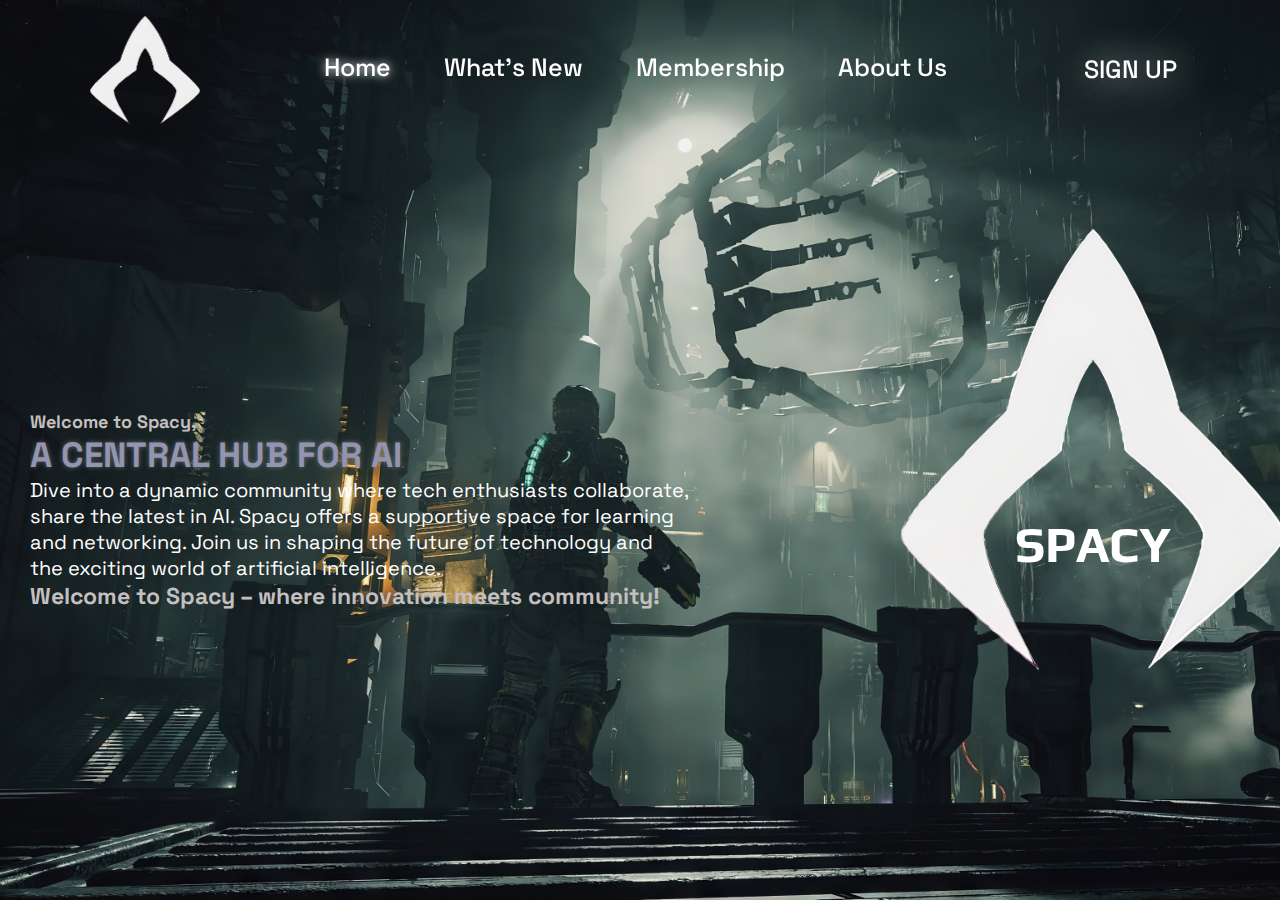
<file: html/index.html>
<!DOCTYPE html>
<html lang="en">
<head>
    <meta charset="UTF-8">
    <meta name="viewport" content="width=device-width, initial-scale=1.0">

    <link rel="preconnect" href="https://fonts.googleapis.com">
    <link rel="preconnect" href="https://fonts.gstatic.com" crossorigin>
    <link href="https://fonts.googleapis.com/css2?family=Lexend:wght@100..900&family=Nunito:ital,wght@0,500;0,700;1,300;1,400;1,800&family=Orbitron:wght@400..900&family=Oswald:wght@200..700&family=Silkscreen:wght@400;700&family=Space+Grotesk:wght@300..700&display=swap" rel="stylesheet">
    <link href="https://fonts.googleapis.com/css2?family=Lexend:wght@100..900&family=Nunito:ital,wght@0,500;0,700;1,300;1,400;1,800&family=Orbitron:wght@400..900&family=Oswald:wght@200..700&family=Play:wght@400;700&family=Silkscreen:wght@400;700&family=Space+Grotesk:wght@300..700&display=swap" rel="stylesheet">
    <link rel="icon" type="image/x-icon" href="../img/logo.png">
    <link rel="stylesheet" href="../css/index.css">

    <title>Spacey - Home</title>
</head>

<body>
    <header class="header">
        <a href="#" class="logo">
            <img src="../img/logo.png" alt="Spacey Logo"">
        </a>

        <nav class="navbar">
            <a class="Voila" href="../html/index.html">Home</a>
            <a href="../html/what's new.html">What's New</a>
            <a href="../html/Maps.html">Membership</a>
            <a href="../html/about us.html">About Us</a>
        </nav>

        <div class="icons">
            <div class="cn">
                <a href="../html/login.html">SIGN UP</a>
        </div>
    </header>

    <section>
        <div class="side">
            <img class="logo-container" src="../img/logo.png" alt="">
                <h1>SPACY</h1>
        </div>
    </section>

    <section class="informations">
        <h4>Welcome to Spacy,</h4>
        <h1 class="animated-text">A CENTRAL HUB FOR AI  </h1>
        <p>Dive into a dynamic community where tech enthusiasts collaborate, 
            <br>share the latest in AI. 
            Spacy offers a supportive space for learning <br>and networking.
            Join us in shaping the future of technology and <br>
            the exciting world of artificial intelligence. 
            <h4 class="second-h4">Welcome to Spacy – where innovation meets community!</h4></p>
    </section>


    <script>
        document.addEventListener("DOMContentLoaded", function () {
            document.body.classList.remove("glitch");
        });
    </script>
</body>
</html>
</file>
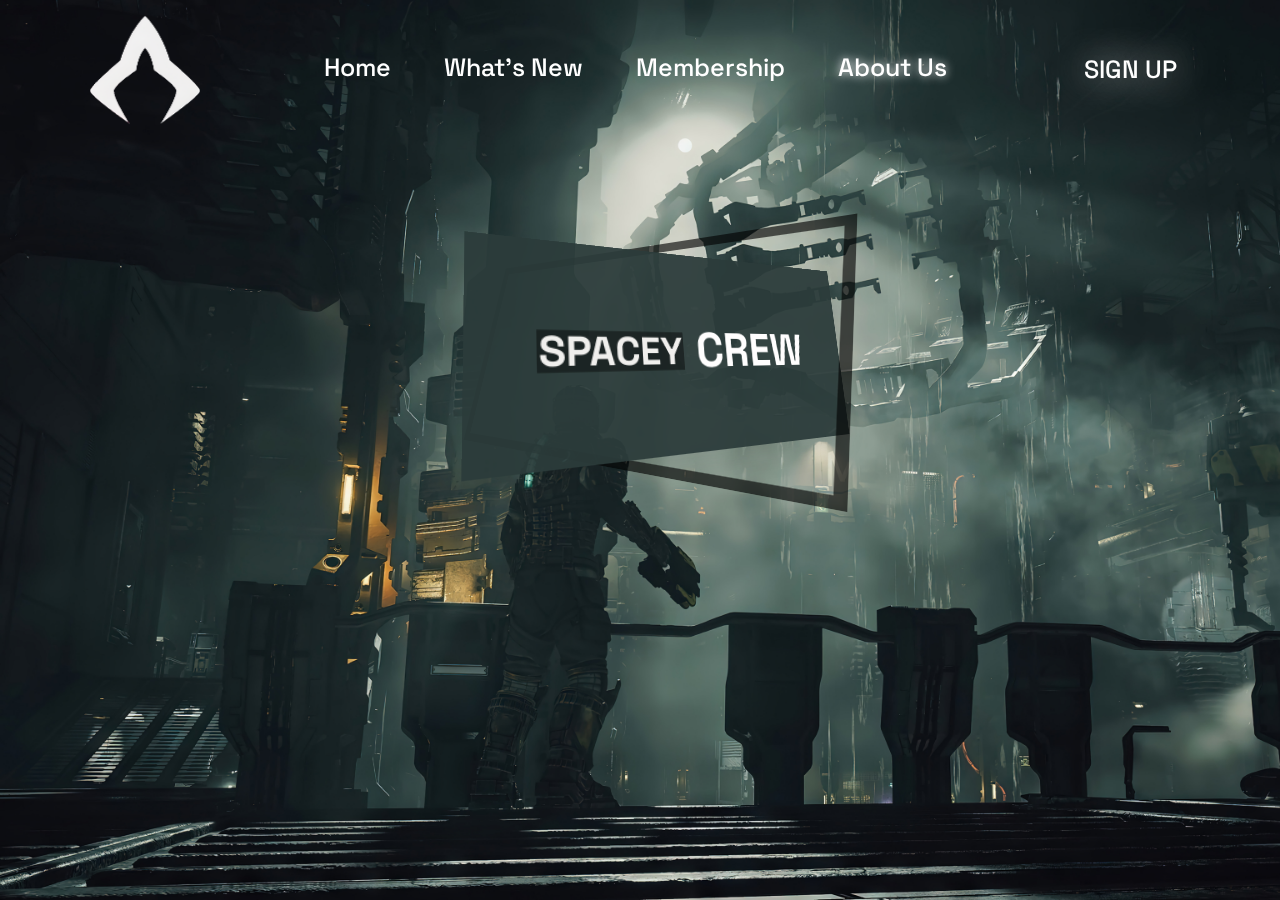
<file: html/about us.html>
<!DOCTYPE html>
<html lang="en">
<head>
    <meta charset="UTF-8">
    <meta name="viewport" content="width=device-width, initial-scale=1.0">


    <link rel="preconnect" href="https://fonts.googleapis.com">
    <link rel="preconnect" href="https://fonts.gstatic.com" crossorigin>
    <link href="https://fonts.googleapis.com/css2?family=Lexend:wght@100..900&family=Nunito:ital,wght@0,500;0,700;1,300;1,400;1,800&family=Orbitron:wght@400..900&family=Oswald:wght@200..700&family=Silkscreen:wght@400;700&family=Space+Grotesk:wght@300..700&display=swap" rel="stylesheet">
    <link href="https://fonts.googleapis.com/css2?family=Lexend:wght@100..900&family=Nunito:ital,wght@0,500;0,700;1,300;1,400;1,800&family=Orbitron:wght@400..900&family=Oswald:wght@200..700&family=Play:wght@400;700&family=Silkscreen:wght@400;700&family=Space+Grotesk:wght@300..700&display=swap" rel="stylesheet">
    <link rel="icon" type="image/x-icon" href="../img/logo.png">
    <link rel="stylesheet" href="../css/About us.css">
    <title>Spacey - About Us</title>
</head>

<body>
    <header class="header">
        <a href="../html/index.html" class="logo">
            <img src="../img/logo.png" alt="Spacey Logo"">
        </a>

        <nav class="navbar">
            <a  href="../html/index.html">Home</a>
            <a href="../html/what's new.html">What's New</a>
            <a href="../html/Maps.html">Membership</a>
            <a class="Voila" href="../html/about us.html">About Us</a>
        </nav>

        <div class="icons">
            <div class="cn">
                <a href="../html/login.html">SIGN UP</a>
        </div>
    </header>

<section class="all">
    <div class="wrapper">
        <div class="card">
          <h1>
            <span class="enclosed">SPACEY</span> CREW
          </h1>
        </div>
      </div>
      </div>
</section>
</body>
</html>
</file>
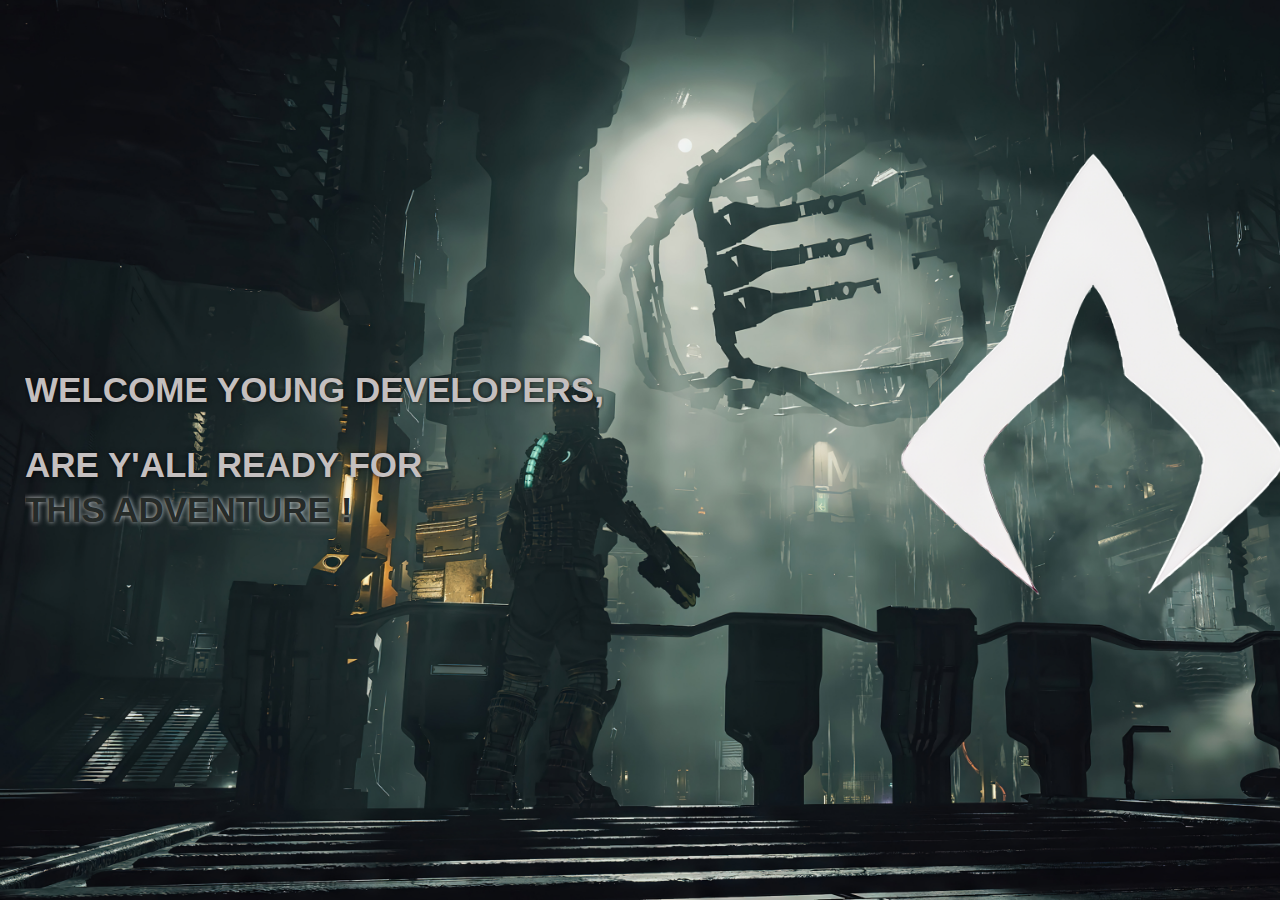
<file: html/landing page.html>
<!DOCTYPE html>
<html lang="en">
<head>
    <meta charset="UTF-8">
    <meta name="viewport" content="width=device-width, initial-scale=1.0">
    <link rel="icon" type="image/x-icon" href="../img/logo.png">
    <link rel="stylesheet" href="../css/landing page.css">
    <title>Landing spacy</title>
</head>

<body>
    <div class="landing-page">
        <div class="logo-container">
            <img src="../img/logo.png" alt="Your Logo">
            <div class="opening">
                <p>WELCOME YOUNG DEVELOPERS,</p>
                <p>
                    ARE Y'ALL READY FOR 
                </p>
                <p class="hover">THIS ADVENTURE !</p>

            </div>
        </div>
        
        <script>
            // Wait for the page to load
            document.addEventListener("DOMContentLoaded", function () {
                // Set a timeout to redirect after 8 seconds
                setTimeout(function () {
                    window.location.href = "index.html"; // Replace with the actual filename or path of your index.html
                }, 8000); // 5000 milliseconds = 5 seconds
            });
        </script>

        <script>
            document.addEventListener("DOMContentLoaded", function () {
            document.body.classList.remove("move-logo");
            });
        </script>

<script src="../Js/landing.js"></script>
</body>
</html>
</file>
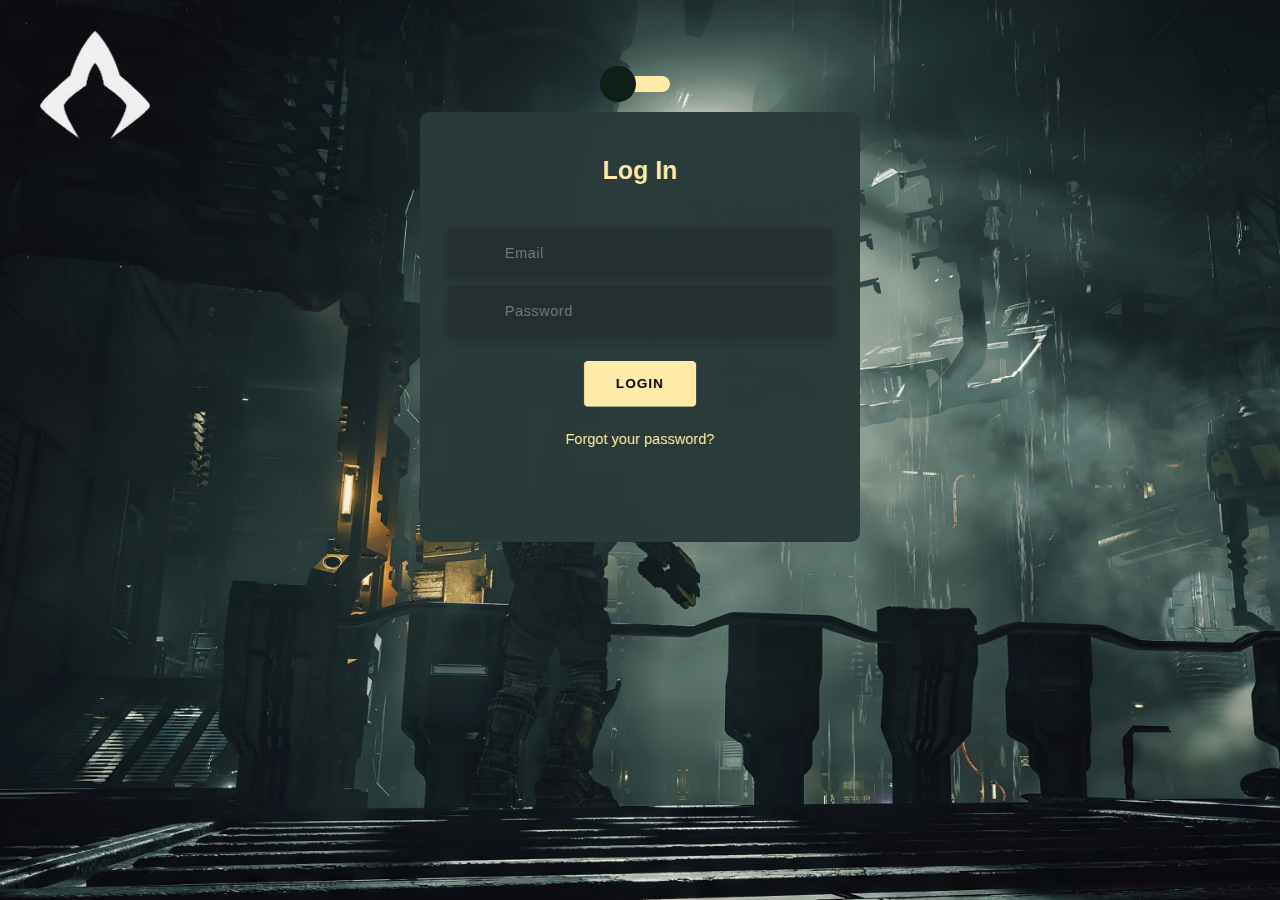
<file: html/login.html>
<!DOCTYPE html>
<html lang="en">
<head>
    <meta charset="UTF-8">
    <meta name="viewport" content="width=device-width, initial-scale=1.0">


    <link rel="preconnect" href="https://fonts.googleapis.com">
    <link rel="preconnect" href="https://fonts.gstatic.com" crossorigin>
    <link href="https://fonts.googleapis.com/css2?family=Lexend:wght@100..900&family=Nunito:ital,wght@0,500;0,700;1,300;1,400;1,800&family=Orbitron:wght@400..900&family=Oswald:wght@200..700&family=Silkscreen:wght@400;700&family=Space+Grotesk:wght@300..700&display=swap" rel="stylesheet">
    <link href="https://fonts.googleapis.com/css2?family=Lexend:wght@100..900&family=Nunito:ital,wght@0,500;0,700;1,300;1,400;1,800&family=Orbitron:wght@400..900&family=Oswald:wght@200..700&family=Play:wght@400;700&family=Silkscreen:wght@400;700&family=Space+Grotesk:wght@300..700&display=swap" rel="stylesheet">

    <link rel="stylesheet" href="https://unicons.iconscout.com/release/v2.1.9/css/unicons.css">
    <link rel="stylesheet" href="https://cdnjs.cloudflare.com/ajax/libs/twitter-bootstrap/4.5.0/css/bootstrap.min.css">
    <link rel="icon" type="image/x-icon" href="../img/logo.png">
    <link rel="stylesheet" href="../css/login.css">
    <title>Spacey - Sign Up</title>
</head>

<body>

    <header class="header">
        <a href="../html/index.html">
            <img class="back-button" src="../img/logo.png" alt="Spacey Logo"">
        </a>


	<div class="section">
		<div class="container">
			<div class="row full-height justify-content-center">
				<div class="col-12 text-center align-self-center py-5">
					<div class="section pb-5 pt-5 pt-sm-2 text-center">
			          	<input class="checkbox" type="checkbox" id="reg-log" name="reg-log"/>
			          	<label for="reg-log"></label>
						<div class="card-3d-wrap mx-auto">
							<div class="card-3d-wrapper">
								<div class="card-front">
									<div class="center-wrap">
										<div class="section text-center">
											<h4 class="mb-4 pb-3">Log In</h4>
											<div class="form-group">
												<input type="email" class="form-style" placeholder="Email">
												<i class="input-icon uil uil-at"></i>
											</div>	
											<div class="form-group mt-2">
												<input type="password" class="form-style" placeholder="Password">
												<i class="input-icon uil uil-lock-alt"></i>
											</div>
											<a href="Afterloginin.html" class="btn mt-4">Login</a>
                      <p class="mb-0 mt-4 text-center"><a href="Afterloginin.html" class="link">Forgot your password?</a></p>
				      					</div>
			      					</div>
			      				</div>
								<div class="card-back">
									<div class="center-wrap">
										<div class="section text-center">
											<h4 class="mb-3 pb-3">Sign Up</h4>
											<div class="form-group">
												<input type="text" class="form-style" placeholder="Full Name">
												<i class="input-icon uil uil-user"></i>
											</div>	
											<div class="form-group mt-2">
												<input type="tel" class="form-style" placeholder="Phone Number">
												<i class="input-icon uil uil-phone"></i>
											</div>	
                      <div class="form-group mt-2">
												<input type="email" class="form-style" placeholder="Email">
												<i class="input-icon uil uil-at"></i>
											</div>
											<div class="form-group mt-2">
												<input type="password" class="form-style" placeholder="Password">
												<i class="input-icon uil uil-lock-alt"></i>
											</div>
											<a href="Afterloginin.html" class="btn mt-4">Register</a>
				      					</div>
			      					</div>
			      				</div>
			      			</div>
			      		</div>
			      	</div>
		      	</div>
	      	</div>
	    </div>
	</div>

</body>
</html>
</file>
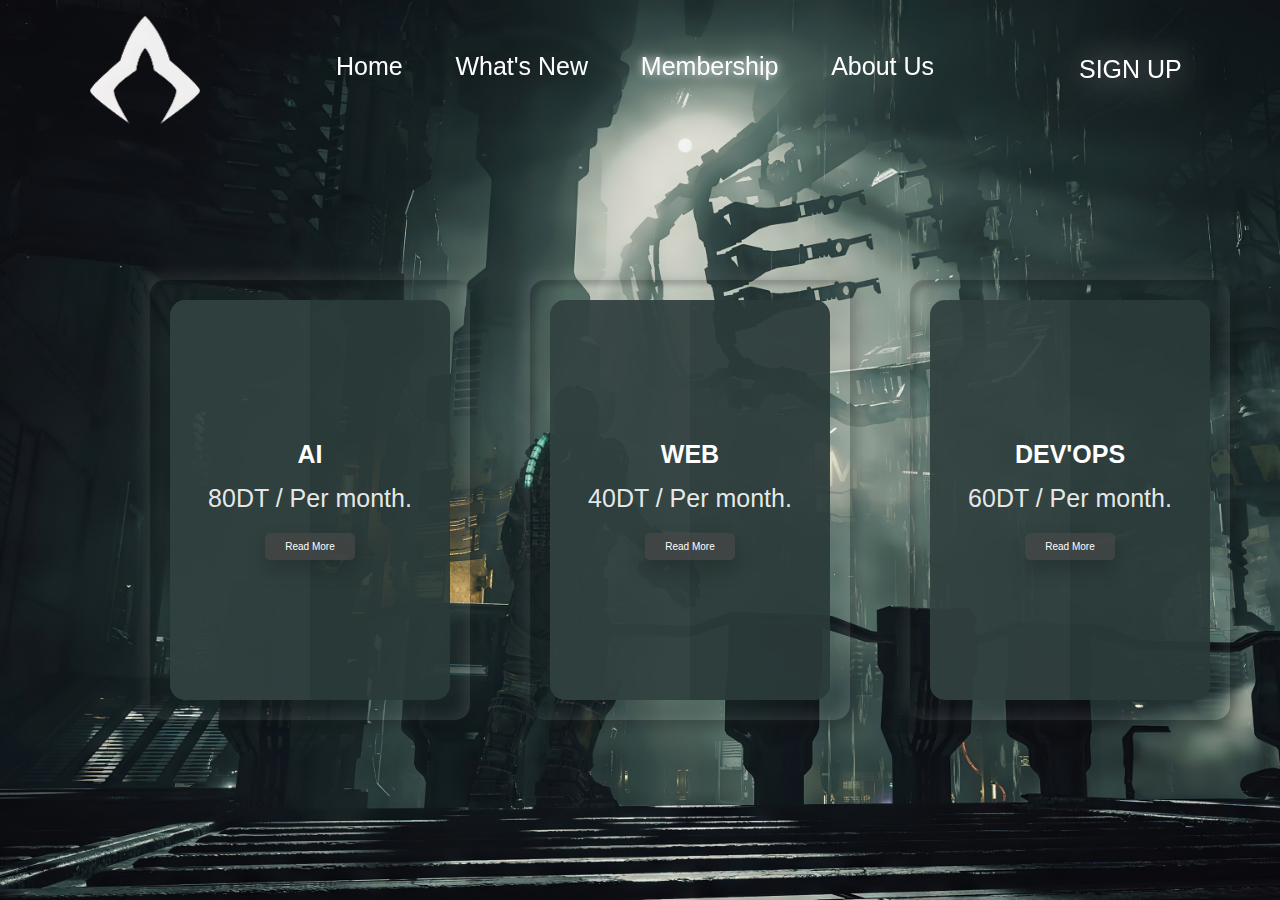
<file: html/Maps.html>
<!DOCTYPE html>
<html lang="en">
<head>
    <meta charset="UTF-8">
    <meta name="viewport" content="width=device-width, initial-scale=1.0">


    <link rel="preconnect" href="https://fonts.googleapis.com">
    <link rel="preconnect" href="https://fonts.gstatic.com" crossorigin>
    <link href="https://fonts.googleapis.com/css2?family=Lexend:wght@100..900&family=Nunito:ital,wght@0,500;0,700;1,300;1,400;1,800&family=Orbitron:wght@400..900&family=Oswald:wght@200..700&family=Silkscreen:wght@400;700&family=Space+Grotesk:wght@300..700&display=swap" rel="stylesheet">
    <link href="https://fonts.googleapis.com/css2?family=Lexend:wght@100..900&family=Nunito:ital,wght@0,500;0,700;1,300;1,400;1,800&family=Orbitron:wght@400..900&family=Oswald:wght@200..700&family=Play:wght@400;700&family=Silkscreen:wght@400;700&family=Space+Grotesk:wght@300..700&display=swap" rel="stylesheet">
    <link rel="icon" type="image/x-icon" href="../img/logo.png">
    <link rel="stylesheet" href="../css/Maps.css">
    <title>Spacey - Maps</title>
</head>

<body>
    <header class="header">
        <a href="../html/index.html" class="logo">
            <img src="../img/logo.png" alt="Spacey Logo"">
        </a>

        <nav class="navbar">
            <a  href="../html/index.html">Home</a>
            <a href="../html/what's new.html">What's New</a>
            <a class="Voila" href="../html/Maps.html">Membership</a>
            <a href="../html/about us.html">About Us</a>
        </nav>

        <div class="icons">
            <div class="cn">
                <a href="../html/login.html">SIGN UP</a>
        </div>
    </header>

<section class="all">
    <div class="container">
        <div class="card">
          <div class="box">
            <div class="content">
              <h3>AI</h3>
              <p>80DT / Per month.</p>
              <a href="#">Read More</a>
            </div>
          </div>
        </div>
      
        <div class="card">
          <div class="box">
            <div class="content">
              <h3>WEB</h3>
              <p>40DT / Per month.</p>
              <a href="#">Read More</a>
            </div>
          </div>
        </div>
      
        <div class="card">
          <div class="box">
            <div class="content">
              <h3>DEV'OPS</h3>
              <p>60DT / Per month.</p>
              <a href="#">Read More</a>
            </div>
          </div>
        </div>
      </div>
</section>

    </body>

</body>
</html>
</file>
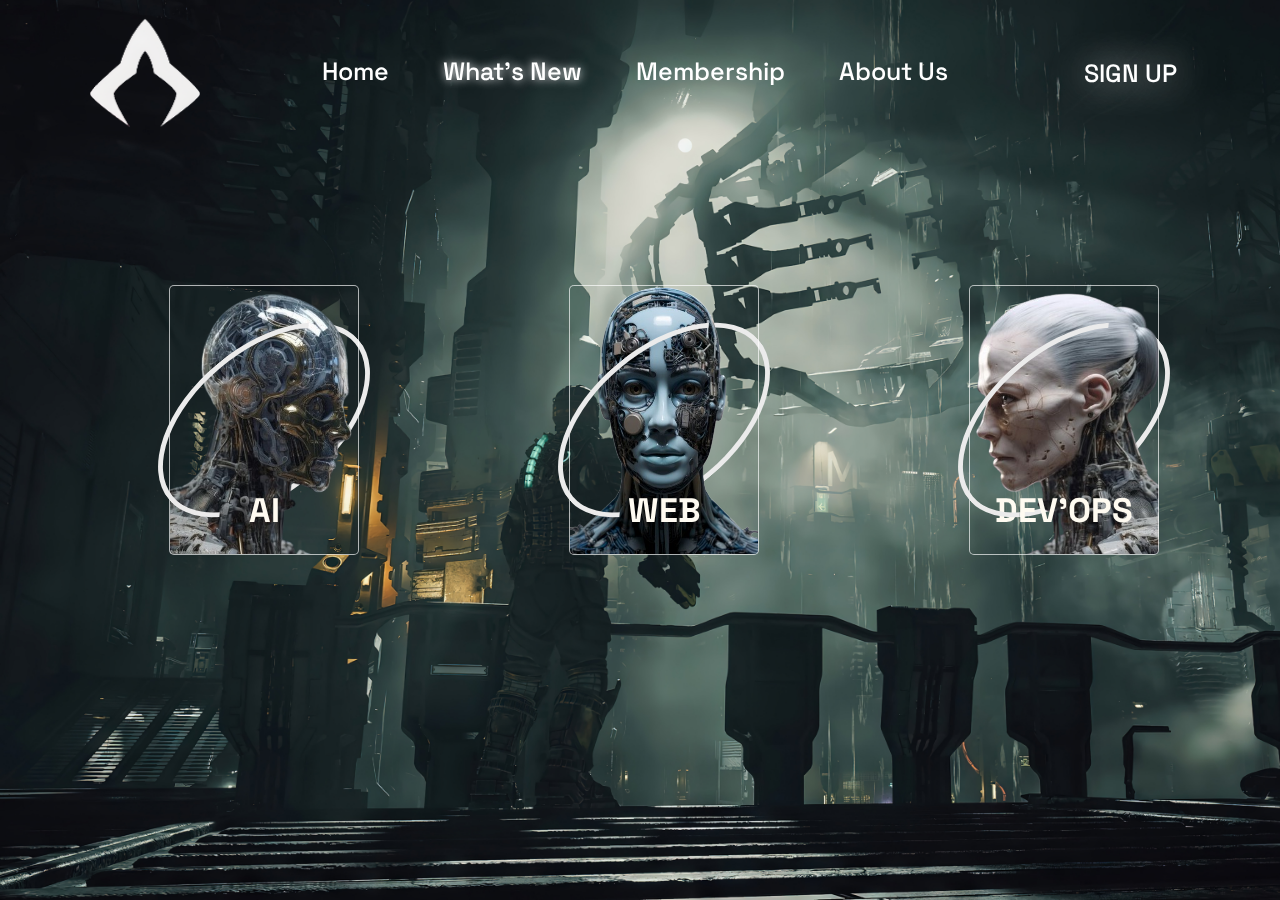
<file: html/what's new.html>
<!DOCTYPE html>
<html lang="en">
<head>
    <meta charset="UTF-8">
    <meta name="viewport" content="width=device-width, initial-scale=1.0">


    <link rel="preconnect" href="https://fonts.googleapis.com">
    <link rel="preconnect" href="https://fonts.gstatic.com" crossorigin>
    <link href="https://fonts.googleapis.com/css2?family=Lexend:wght@100..900&family=Nunito:ital,wght@0,500;0,700;1,300;1,400;1,800&family=Orbitron:wght@400..900&family=Oswald:wght@200..700&family=Silkscreen:wght@400;700&family=Space+Grotesk:wght@300..700&display=swap" rel="stylesheet">
    <link href="https://fonts.googleapis.com/css2?family=Lexend:wght@100..900&family=Nunito:ital,wght@0,500;0,700;1,300;1,400;1,800&family=Orbitron:wght@400..900&family=Oswald:wght@200..700&family=Play:wght@400;700&family=Silkscreen:wght@400;700&family=Space+Grotesk:wght@300..700&display=swap" rel="stylesheet">
    <link rel="icon" type="image/x-icon" href="../img/logo.png">
    <link rel="stylesheet" href="../css/What's new.css">
    <title>Spacey - What's new</title>
</head>

<body>
    <header class="header">
        <a href="../html/index.html" class="logo">
            <img src="../img/logo.png" alt="Spacey Logo"">
        </a>

        <nav class="navbar">
            <a  href="../html/index.html">Home</a>
            <a class="Voila" href="../html/what's new.html">What's New</a>
            <a href="../html/Maps.html">Membership</a>
            <a href="../html/about us.html">About Us</a>
        </nav>

        <div class="icons">
            <div class="cn">
                <a href="../html/login.html">SIGN UP</a>
        </div>
    </header>

<section class="cards">
    <div class="container">
        <a href="https://dailyai.com/?gclid=CjwKCAiA8NKtBhBtEiwAq5aX2Ca1SKtsDoG2qvVgXRc2e5NhMd72rzzLIg50CTRQ6S2LgVIRJp-uxhoCXNAQAvD_BwE" class="panel">
          <div class="ring">
            <div class="card card1"></div>
            <div class="border">
              <p class="title">AI</p>
              <div class="slide">
                <h6 class="para">Latest AI news</h6>
              </div>
            </div>
          </div>
        </a>

        <a href="https://www.wired.com/tag/the-web/" class="panel">
          <div class="ring">
            <div class="card card2"></div>
            <div class="border">
              <p class="title">WEB</p>
              <div class="slide">
                <h6 class="para">Latest WEB news</h6>
              </div>
            </div>
          </div>
        </a>

        <a href="https://www.techerati.com/press-releases/category/devops/" class="panel">
          <div class="ring">
            <div class="card card3"></div>
            <div class="border">
              <p class="title">DEV'OPS</p>
              <div class="slide">
                <h6 class="para">Latest Dev'Ops news</h6>
            </div>
          </div>
        </div>
      </a>

    </section>

</body>
</html>
</file>
<file: css/index.css>
@import url('https://fonts.googleapis.com/css2?family=Lexend:wght@100..900&family=Nunito:ital,wght@0,500;0,700;1,300;1,400;1,800&family=Orbitron:wght@400..900&family=Oswald:wght@200..700&family=Silkscreen:wght@400;700&family=Space+Grotesk:wght@300..700&display=swap');
@import url('https://fonts.googleapis.com/css2?family=Lexend:wght@100..900&family=Nunito:ital,wght@0,500;0,700;1,300;1,400;1,800&family=Orbitron:wght@400..900&family=Oswald:wght@200..700&family=Play:wght@400;700&family=Silkscreen:wght@400;700&family=Space+Grotesk:wght@300..700&display=swap');

html{
    font-size: 62.5%;
    position: absolute;
}

*{
    font-family: "Space Grotesk", sans-serif;
    margin: 0;
    box-sizing: border-box;
    outline: none; border: none;
    text-decoration: none;
    transition: .2s linear;
}

html{
    font-size: 62.5%;
    position: absolute;
}

body{
    background-image: url(../img/wallpaper.jpg);
    background-size: cover;
    background-attachment: fixed;
    overflow: auto;  
    height: 100%;
    margin: 0;
    padding: 0;
}

.header{    
    position: sticky;
    background: transparent;
    display: flex;
    align-items: center;
    justify-content: space-between;
    padding: 0.5em 7%;
    border-bottom: var(--border);
    position: relative;
    top: 0; left: 0; right: 0;
    z-index: 1000;
    position: fixed;
    width: 100%;
}

.header .logo img{
    margin-top: 10px;
    height: 110px;
    width: 110px;
    animation: rotate 8s infinite linear;
}

.header .navbar a{
    margin: 25px;
    font-size: 25px;
    color:#ffffff;
    flex: 2;
    font-weight: 500;
    margin-top: 10px;
}

.Voila{
    color: rgb(16, 41, 30);
    font-weight: 700;
    text-shadow: 0 0 10px #ffffff;
}

.header .navbar a:hover{
    color: rgb(16, 41, 30);
    font-weight: 700;
    text-shadow: 0 0 10px #ffffff;
}

.header .icons div:hover{
    color: rgb(0, 0, 0);
}

.header .icons .cn{
    width: 120px;
    height: 40px;
    border: none;
    font-size: 20px;
    border-radius: 15px;
    cursor: pointer;
    text-align: center;
    color: #0f0f0f;
    font-size: 25px;
    text-shadow: 0 0 40px #ffffff;
}

.header .icons .cn a{
    color: #ffffff;
    font-weight: 500;
    text-align: center;
    line-height: 40px;
    padding-bottom: 10px;
}

.header .icons .cn:hover{
    color: rgb(16, 41, 30);
    background: transparent;
    text-shadow: 0 0 10px #ffffff;
    transition: 0.01s;
    font-weight: 700;
    font-size: 23px;
}

.cn{
    width: 100px;
    height: 50px;
    margin-top: 5px;
    line-height: 30px;
    position: relative;
}


.side{
    position: fixed;
    display: flex;
    left: 900px;
    top: 25%;
    align-items: center;
    justify-content: center;
    flex-direction: column;
}

.logo-container{
    display: flex;
    height: 450px;
}

.side h1{
    font-family: "Play", sans-serif;
    color: white;
    position: relative;
    display: flex;
    font-size: 50px;
    bottom: 160px;
}

.informations{
    color: #fff;
    position: relative;
    padding: 30px;
    text-align: left;
    top: 380px;
    font-size: 20px;
    flex-direction: column;
    position: relative;
}

.informations h4{
    font-weight: 700;
    font-size: 18px;
    color: rgb(196, 191, 191);
}

.informations h1{
    color: rgb(148, 148, 177);
    font-size: 35px;
}

.animated-text{
    font-size: 30px;
    overflow: hidden;
    white-space: nowrap;
    animation: typeWriter 3s steps(5000) infinite;
    text-shadow: 0 0 5px #f5f3f354;
}

.informations .second-h4{
    font-size: 23px;
}

@keyframes rotate {
    0% {
        transform: rotate(0deg);
    }
    100% {
        transform: rotate(360deg);
    }
}

@keyframes typeWriter {
    from {
        width: 0;
    }
    to {
        width: 100%;
    }
}
</file>
<file: css/About us.css>
@import url('https://fonts.googleapis.com/css2?family=Lexend:wght@100..900&family=Nunito:ital,wght@0,500;0,700;1,300;1,400;1,800&family=Orbitron:wght@400..900&family=Oswald:wght@200..700&family=Silkscreen:wght@400;700&family=Space+Grotesk:wght@300..700&display=swap');
@import url('https://fonts.googleapis.com/css2?family=Lexend:wght@100..900&family=Nunito:ital,wght@0,500;0,700;1,300;1,400;1,800&family=Orbitron:wght@400..900&family=Oswald:wght@200..700&family=Play:wght@400;700&family=Silkscreen:wght@400;700&family=Space+Grotesk:wght@300..700&display=swap');


html{
    font-size: 62.5%;
    position: absolute;
}

*{
    font-family: "Space Grotesk", sans-serif;
    margin: 0;
    box-sizing: border-box;
    outline: none; border: none;
    text-decoration: none;
    transition: .2s linear;
}

html{
    font-size: 62.5%;
    position: absolute;
}

body{
    background-image: url(../img/wallpaper.jpg);
    background-size: cover;
    background-attachment: fixed;
    overflow: auto;  
    height: 100%;
    margin: 0;
    padding: 0;
}


.header{    
    position: sticky;
    background: transparent;
    display: flex;
    align-items: center;
    justify-content: space-between;
    padding: 0.5em 7%;
    border-bottom: var(--border);
    position: relative;
    top: 0; left: 0; right: 0;
    z-index: 1000;
    position: fixed;
    width: 100%;
}

.header .logo img{
    margin-top: 10px;
    height: 110px;
    width: 110px;
    animation: rotate 8s infinite linear;
}

.header .navbar a{
    margin: 25px;
    font-size: 25px;
    color:#ffffff;
    flex: 2;
    font-weight: 500;
    margin-top: 10px;
}

.Voila{
    color: rgb(16, 41, 30);
    font-weight: 700;
    text-shadow: 0 0 10px #ffffff;
}


.header .navbar a:hover{
    color: rgb(16, 41, 30);
    font-weight: 700;
    text-shadow: 0 0 10px #ffffff;
}


.header .icons div:hover{
    color: rgb(0, 0, 0);
}


.header .icons .cn{
    width: 120px;
    height: 40px;
    border: none;
    font-size: 20px;
    border-radius: 15px;
    cursor: pointer;
    text-align: center;
    color: #0f0f0f;
    font-size: 25px;
    text-shadow: 0 0 40px #ffffff;
    
}

.header .icons .cn a{
    color: #ffffff;
    font-weight: 500;
    text-align: center;
    line-height: 40px;
    padding-bottom: 10px;
}

.header .icons .cn:hover{
    color: rgb(16, 41, 30);
    background: transparent;
    text-shadow: 0 0 10px #ffffff;
    transition: 0.01s;
    font-weight: 700;
    font-size: 23px;
}

.cn{
    width: 100px;
    height: 50px;
    margin-top: 5px;
    line-height: 30px;
    position: relative;
}

.all{
    position: relative;
    display: flex;
    top: 250px;
    left: 480px;
}








.wrapper {
    position: relative;
    perspective: 40em;
    display: grid;
    transform-style: preserve-3d;
  }
  
  .card {
    grid-area: 1 / 1;
    height: 200px;
    width: 400px;
    transform: translateX(10px) rotateY(25deg) rotateX(10deg);
    background: hsla(176, 16%, 20%, 0.938);
    display: flex;
    justify-content: flex-start;
    align-items: center;
    padding: 10px;
    color: #fffefe;
    text-transform: uppercase;
    font-size: 40px;
    font-weight: 900;
    backface-visibility: hidden;
    box-shadow: 0 10px 30px -3px rgba(0,0,0,.1);
  }
  
  h1 {
    font-size: 50px;
    font-weight: 700;
  }
  
  .card .enclosed {
    background: #0000006c;
    line-height: 1;
    color: rgb(240, 239, 237);
    padding: 0 2px;
    display: inline-block;
    transform: translate(-1px, 1px) scale(0.75);
    transform-origin: right center;
  }
  
  .wrapper:before {
    --bw: 9px;
    grid-area: 1 / 1;
    content: '';
    backface-visibility: hidden;
    height: 100%;
    width: 100%;
    margin-top: calc(-1 * var(--bw));
    margin-left: calc(-1 * var(--bw));
    background: transparent;
    transform: translateX(-60px) rotateY(-30deg) rotateX(15deg) scale(1.03);
    pointer-events: none;
    border: var(--bw) solid #0000009f;
    box-sizing: content-box;
  }
  
  
  .wrapper:hover > div,
  .wrapper:hover:before {
    transform: none;
  }
  
  
  .wrapper > div,
  .wrapper:before {
    will-change: transform;
    transition: .3s transform cubic-bezier(.25,.46,.45,1);
  }
  

  @keyframes rotate {
    0% {
        transform: rotate(0deg);
    }
    100% {
        transform: rotate(360deg);
    }
}
</file>
<file: css/landing page.css>
body{
    background-image: url(../img/wallpaper.jpg);
    background-size: cover;
    background-attachment: fixed;
    overflow: auto;  
    height: 100%;
    margin: 0;
    padding: 0;
}


.logo-container img{
    animation: rotate 8s linear;
    height: 450px;
    position: fixed;
    left: 900px;
    top: 150px;
    
}

.opening{
    font-family: "Play", sans-serif;
    font-weight: 900;
    font-size: 35px;
    color: rgb(196, 191, 191);
    position: relative;
    overflow: hidden;
    white-space: nowrap;
    animation: typeWriter 7s steps(10000) ;
    text-shadow: 0 0 5px #000000b4;
    position: relative;
    display: inline-block;
    top: 330px;
    left: 25px;
    margin: 5px 0px;
}

.opening .p{
    font-weight: 900; 
}

.hover{
    position: relative;
    text-shadow: 0 0 5px #f7f7f7d0;
    color: rgb(38, 43, 41);
    font-weight: 900;
    top: -30px;
}
@keyframes rotate {
    0% {
        transform: rotate(0deg);
    }
    50%{
        transform: rotate(180deg);
    }
    100% {
        transform: rotate(360deg);
    }
}

@keyframes typeWriter {
    from {
        width: 0;
    }
    to {
        width: 80%;
    }
}
</file>
<file: css/login.css>
@import url('https://fonts.googleapis.com/css2?family=Lexend:wght@100..900&family=Nunito:ital,wght@0,500;0,700;1,300;1,400;1,800&family=Orbitron:wght@400..900&family=Oswald:wght@200..700&family=Silkscreen:wght@400;700&family=Space+Grotesk:wght@300..700&display=swap');
@import url('https://fonts.googleapis.com/css2?family=Lexend:wght@100..900&family=Nunito:ital,wght@0,500;0,700;1,300;1,400;1,800&family=Orbitron:wght@400..900&family=Oswald:wght@200..700&family=Play:wght@400;700&family=Silkscreen:wght@400;700&family=Space+Grotesk:wght@300..700&display=swap');





body{
    background-image: url(../img/wallpaper.jpg);
    background-size: cover;
    background-attachment: fixed;
    overflow: auto;
    margin: 0;
    padding: 0;
}




@import url('https://fonts.googleapis.com/css?family=Poppins:400,500,600,700,800,900');
body{
	font-family: 'Poppins', sans-serif;
	font-weight: 300;
	line-height: 1;
	color: #ffeba7;
	background-color: #0a0b0e;
    position: relative;
}
a:hover {
	text-decoration: none;
}
.link {
  color: #ffeba7;
}
.link:hover {
  color: #c4c3ca;
}
p {
  font-weight: 500;
  font-size: 14px;
}
h4 {
  font-weight: 600;
}
h6 span{
  padding: 0 20px;
  font-weight: 700;
}
.section{
  position: relative;
  width: 100%;
  display: sticky; 
  margin-top: -50px;
}

[type="checkbox"]:checked,
[type="checkbox"]:not(:checked){
display: none;
}
.checkbox:checked + label,
.checkbox:not(:checked) + label{
  position: relative;
  display: block;
  text-align: center;
  width: 60px;
  height: 16px;
  border-radius: 8px;
  padding: 0;
  margin: 10px auto;
  cursor: pointer;
  background-color: #ffeba7;
}
.checkbox:checked + label:before,
.checkbox:not(:checked) + label:before{
  position: absolute;
  display: block;
  width: 36px;
  height: 36px;
  border-radius: 50%;
  color: #ffeba7;
  background-color: #0f1f17;
  font-family: 'unicons';
  content: '\eb4f';
  z-index: 20;
  top: -10px;
  left: -10px;
  line-height: 36px;
  text-align: center;
  font-size: 24px;
  transition: all 0.5s ease;
}
.checkbox:checked + label:before {
  transform: translateX(44px) rotate(-270deg);
}
.card-3d-wrap {
  position: relative;
  width: 440px;
  max-width: 100%;
  height: 430px;
  -webkit-transform-style: preserve-3d;
  transform-style: preserve-3d;
  perspective: 900px;
  margin-top: 20px;
  margin-bottom: -10px  ;
}
.card-3d-wrapper {
  width: 100%;
  height: 100%;
  position:absolute;
  -webkit-transform-style: preserve-3d;
  transform-style: preserve-3d;
  transition: all 600ms ease-out; 
}
.card-front, .card-back {
  width: 100%;
  height: 100%;
  background-color: hsla(176, 16%, 20%, 0.938);
  position: absolute;
  border-radius: 10px;
  -webkit-transform-style: preserve-3d;
}
.card-back {
  transform: rotateY(180deg);
}
.checkbox:checked ~ .card-3d-wrap .card-3d-wrapper {
  transform: rotateY(180deg);
}
.center-wrap{
  position: absolute;
  width: 100%;
  padding: 0 35px;
  top: 50%;
  left: 0;
  transform: translate3d(0, -50%, 35px) perspective(100px);
  z-index: 20;
  display: block;
}
.form-group{ 
  position: relative;
  display: block;
    margin: 0;
    padding: 0;
}
.form-style {
  padding: 13px 5px;
  padding-left: 55px;
  height: 48px;
  width: 100%;
  font-weight: 500;
  border-radius: 4px;
  font-size: 14px;
  line-height: 22px;
  letter-spacing: 0.5px;
  outline: none;
  color: #c4c3ca;
  background-color: #1f202963;
  border: none;
  -webkit-transition: all 200ms linear;
  transition: all 200ms linear;
  box-shadow: 0 4px 8px 0 rgba(21,21,21,.2);
}
.form-style:focus,
.form-style:active {
  border: none;
  outline: none;
  box-shadow: 0 4px 8px 0 rgba(21,21,21,.2);
}
.input-icon {
  position: absolute;
  top: 0;
  left: 18px;
  height: 48px;
  font-size: 24px;
  line-height: 48px;
  text-align: left;
  -webkit-transition: all 200ms linear;
   transition: all 200ms linear;
}
.btn{  
  border-radius: 4px;
  height: 44px;
  font-size: 13px;
  font-weight: 600;
  text-transform: uppercase;
  -webkit-transition : all 200ms linear;
  transition: all 200ms linear;
  padding: 0 30px;
  letter-spacing: 1px;
  display: -webkit-inline-flex;
  display: -ms-inline-flexbox;
  display: inline-flex;
  align-items: center;
  background-color: #ffeba7;
  color: #000000;
}
.btn:hover{  
  background-color: #1f202963;
  color: #ffeba7;
  box-shadow: 0 8px 24px 0 #1f202963;
}


.header{
    position: relative;
}

.back-button {
    height: 110px;
    width: 110px;
    transition: color 0.3s ease-in-out;
    position: relative;
    top: 30px;
    left: 40px;
    animation: rotate 8s infinite linear;
}

.back-button:hover {
    color: #c4c3ca;
}

@keyframes rotate {
    0% {
        transform: rotate(0deg);
    }
    100% {
        transform: rotate(360deg);
    }
}
</file>
<file: css/Maps.css>
@import url('https://fonts.googleapis.com/css2?family=Lexend:wght@100..900&family=Nunito:ital,wght@0,500;0,700;1,300;1,400;1,800&family=Orbitron:wght@400..900&family=Oswald:wght@200..700&family=Silkscreen:wght@400;700&family=Space+Grotesk:wght@300..700&display=swap');
@import url('https://fonts.googleapis.com/css2?family=Lexend:wght@100..900&family=Nunito:ital,wght@0,500;0,700;1,300;1,400;1,800&family=Orbitron:wght@400..900&family=Oswald:wght@200..700&family=Play:wght@400;700&family=Silkscreen:wght@400;700&family=Space+Grotesk:wght@300..700&display=swap');


html{
    font-size: 62.5%;
    position: absolute;
}

*{
    font-family: "Space Grotesk", sans-serif;
    margin: 0;
    box-sizing: border-box;
    outline: none; border: none;
    text-decoration: none;
    transition: .2s linear;
}

html{
    font-size: 62.5%;
    position: absolute;
}

body{
    background-image: url(../img/wallpaper.jpg);
    background-size: cover;
    background-attachment: fixed;
    overflow: auto;  
    height: 100%;
    margin: 0;
    padding: 0;
}


.header{    
    position: sticky;
    background: transparent;
    display: flex;
    align-items: center;
    justify-content: space-between;
    padding: 0.5em 7%;
    border-bottom: var(--border);
    position: relative;
    top: 0; left: 0; right: 0;
    z-index: 1000;
    position: fixed;
    width: 100%;
}

.header .logo img{
    margin-top: 10px;
    height: 110px;
    width: 110px;
    animation: rotate 8s infinite linear;
}

.header .navbar a{
    margin: 25px;
    font-size: 25px;
    color:#ffffff;
    flex: 2;
    font-weight: 500;
    margin-top: 10px;
}

.Voila{
    color: rgb(16, 41, 30);
    font-weight: 700;
    text-shadow: 0 0 10px #ffffff;
}


.header .navbar a:hover{
    color: rgb(16, 41, 30);
    font-weight: 700;
    text-shadow: 0 0 10px #ffffff;
}


.header .icons div:hover{
    color: rgb(0, 0, 0);
}


.header .icons .cn{
    width: 120px;
    height: 40px;
    border: none;
    font-size: 20px;
    border-radius: 15px;
    cursor: pointer;
    text-align: center;
    color: #0f0f0f;
    font-size: 25px;
    text-shadow: 0 0 40px #ffffff;
    
}

.header .icons .cn a{
    color: #ffffff;
    font-weight: 500;
    text-align: center;
    line-height: 40px;
    padding-bottom: 10px;
}

.header .icons .cn:hover{
    color: rgb(16, 41, 30);
    background: transparent;
    text-shadow: 0 0 10px #ffffff;
    transition: 0.01s;
    font-weight: 700;
    font-size: 23px;
}

.cn{
    width: 100px;
    height: 50px;
    margin-top: 5px;
    line-height: 30px;
    position: relative;
}


@import url("https://fonts.googleapis.com/css2?family=Poppins:wght@300;400;500;700;800&display=swap");
* {
  margin: 0;
  padding: 0;
  box-sizing: border-box;
  font-family: "Poppins", sans-serif;
}

body {
  display: flex;
  justify-content: center;
  align-items: center;
  flex-wrap: wrap;
  min-height: 100vh;
}

body .container {
  display: flex;
  justify-content: center;
  align-items: center;
  flex-wrap: wrap;
  max-width: 1200px;
  margin: 40px 0;
}

body .container .card {
  position: relative;
  min-width: 320px;
  height: 440px;
  box-shadow: inset 5px 5px 5px rgba(0, 0, 0, 0.2),
    inset -5px -5px 15px rgba(255, 255, 255, 0.1),
    5px 5px 15px rgba(0, 0, 0, 0.3), -5px -5px 15px rgba(255, 255, 255, 0.1);
  border-radius: 15px;
  margin: 30px;
  transition: 0.5s;
}

body .container .card:nth-child(1) .box .content a {
  background: #474747af;
}

body .container .card:nth-child(2) .box .content a {
  background: #474747af;
}

body .container .card:nth-child(3) .box .content a {
  background: #474747af;
}

body .container .card .box {
  position: absolute;
  top: 20px;
  left: 20px;
  right: 20px;
  bottom: 20px;
  background: hsla(176, 16%, 20%, 0.938);
  border-radius: 15px;
  display: flex;
  justify-content: center;
  align-items: center;
  overflow: hidden;
  transition: 0.5s;
}

body .container .card .box:hover {
  transform: translateY(-50px);
}

body .container .card .box:before {
  content: "";
  position: absolute;
  top: 0;
  left: 0;
  width: 50%;
  height: 100%;
  background: rgba(255, 255, 255, 0.03);
}

body .container .card .box .content {
  padding: 20px;
  text-align: center;
}

body .container .card .box .content h2 {
  position: absolute;
  top: -10px;
  right: 30px;
  font-size: 8rem;
  color: rgba(255, 255, 255, 0.1);
}

body .container .card .box .content h3 {
  font-size: 2.5rem;
  color: #fff;
  z-index: 1;
  transition: 0.5s;
  margin-bottom: 15px;
}

body .container .card .box .content p {
  font-size: 2.5rem;
  font-weight: 300;
  color: rgba(255, 255, 255, 0.9);
  z-index: 1;
  transition: 0.5s;
}

body .container .card .box .content a {
  position: relative;
  display: inline-block;
  padding: 8px 20px;
  background: black;
  border-radius: 5px;
  text-decoration: none;
  color: white;
  margin-top: 20px;
  box-shadow: 0 10px 20px rgba(0, 0, 0, 0.2);
  transition: 0.5s;
}
body .container .card .box .content a:hover {
  box-shadow: 0 10px 20px rgba(0, 0, 0, 0.6);
  background: #fff;
  color: #000;
}


.all{
    position: initial;
    margin-left: 120px;
    margin-top: 100px;
    scroll-behavior: smooth;
}

@keyframes rotate {
    0% {
        transform: rotate(0deg);
    }
    100% {
        transform: rotate(360deg);
    }
}
</file>
